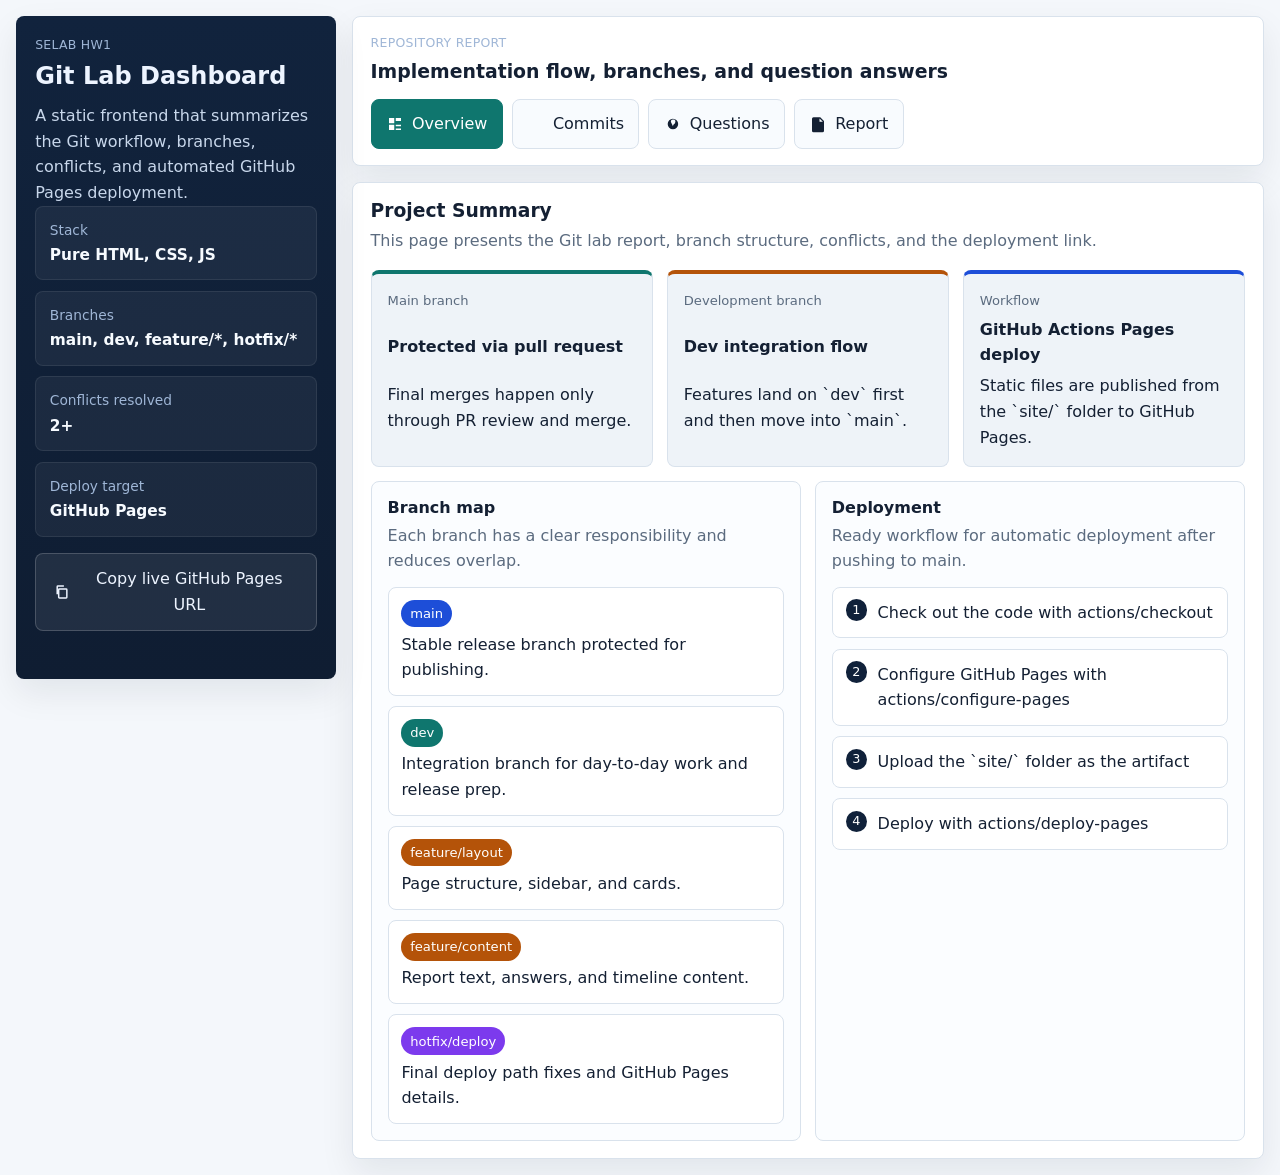
<file: site/index.html>
<!doctype html>
<html lang="en" dir="ltr">
  <head>
    <meta charset="utf-8" />
    <meta name="viewport" content="width=device-width, initial-scale=1" />
    <title>Git Lab Dashboard | SELab HW1</title>
    <meta
      name="description"
      content="A static frontend dashboard for the Git and GitHub Pages laboratory assignment."
    />
    <link rel="stylesheet" href="./styles.css" />
  </head>
  <body>
    <div class="shell">
      <aside class="sidebar">
        <header class="brand">
          <p class="eyebrow">SELab HW1</p>
          <h1>Git Lab Dashboard</h1>
          <p class="brand-copy">
            A static frontend that summarizes the Git workflow, branches,
            conflicts, and automated GitHub Pages deployment.
          </p>
        </header>

        <section class="meta-stack" aria-label="Project summary">
          <div class="meta-item">
            <span>Stack</span>
            <strong>Pure HTML, CSS, JS</strong>
          </div>
          <div class="meta-item">
            <span>Branches</span>
            <strong>main, dev, feature/*, hotfix/*</strong>
          </div>
          <div class="meta-item">
            <span>Conflicts resolved</span>
            <strong>2+</strong>
          </div>
          <div class="meta-item">
            <span>Deploy target</span>
            <strong>GitHub Pages</strong>
          </div>
        </section>

        <button class="copy-button" type="button" data-copy-url>
          <svg viewBox="0 0 24 24" aria-hidden="true" focusable="false">
            <path d="M16 3H8a2 2 0 0 0-2 2v10h2V5h8V3Zm3 4H10a2 2 0 0 0-2 2v10a2 2 0 0 0 2 2h9a2 2 0 0 0 2-2V9a2 2 0 0 0-2-2Zm0 12H10V9h9v10Z" />
          </svg>
          <span>Copy live GitHub Pages URL</span>
        </button>
        <p class="copy-status" data-copy-status aria-live="polite"></p>
      </aside>

      <main class="workspace">
        <header class="toolbar">
          <div class="toolbar-copy">
            <p class="eyebrow">Repository report</p>
            <h2>Implementation flow, branches, and question answers</h2>
          </div>

          <nav class="tabs" aria-label="Main views">
            <button class="tab is-active" type="button" data-tab="overview" aria-controls="panel-overview">
              <svg viewBox="0 0 24 24" aria-hidden="true" focusable="false">
                <path d="M4 4h7v7H4V4Zm9 0h7v4h-7V4ZM4 13h7v7H4v-7Zm9 5h7v2h-7v-2Zm0-5h7v2h-7v-2Z" />
              </svg>
              <span>Overview</span>
            </button>
            <button class="tab" type="button" data-tab="timeline" aria-controls="panel-timeline">
              <svg viewBox="0 0 24 24" aria-hidden="true" focusable="false">
                <path d="M12 3v18m0 0-3-3m3 3 3-3M5 6h4m6 0h4M5 18h4m6 0h4" />
              </svg>
              <span>Commits</span>
            </button>
            <button class="tab" type="button" data-tab="questions" aria-controls="panel-questions">
              <svg viewBox="0 0 24 24" aria-hidden="true" focusable="false">
                <path d="M12 18h.01M9.09 9a3 3 0 1 1 5.83 1c0 2-3 2-3 5m0-10a7 7 0 1 0 0 14 7 7 0 0 0 0-14Z" />
              </svg>
              <span>Questions</span>
            </button>
            <button class="tab" type="button" data-tab="report" aria-controls="panel-report">
              <svg viewBox="0 0 24 24" aria-hidden="true" focusable="false">
                <path d="M6 3h9l5 5v13a2 2 0 0 1-2 2H6a2 2 0 0 1-2-2V5a2 2 0 0 1 2-2Zm8 1.5V9h4.5" />
              </svg>
              <span>Report</span>
            </button>
          </nav>
        </header>

        <section class="panel is-visible" data-panel="overview" id="panel-overview">
          <div class="section-head">
            <h3>Project Summary</h3>
            <p>
              This page presents the Git lab report, branch structure, conflicts,
              and the deployment link.
            </p>
          </div>

          <div class="cards">
            <article class="card accent-teal">
              <span class="card-label">Main branch</span>
              <strong>Protected via pull request</strong>
              <p>Final merges happen only through PR review and merge.</p>
            </article>
            <article class="card accent-amber">
              <span class="card-label">Development branch</span>
              <strong>Dev integration flow</strong>
              <p>Features land on `dev` first and then move into `main`.</p>
            </article>
            <article class="card accent-blue">
              <span class="card-label">Workflow</span>
              <strong>GitHub Actions Pages deploy</strong>
              <p>Static files are published from the `site/` folder to GitHub Pages.</p>
            </article>
          </div>

          <div class="layout-grid">
            <section class="stack">
              <div class="section-head compact">
                <h4>Branch map</h4>
                <p>Each branch has a clear responsibility and reduces overlap.</p>
              </div>
              <ul class="branch-list">
                <li>
                  <span class="branch-chip main">main</span>
                  <p>Stable release branch protected for publishing.</p>
                </li>
                <li>
                  <span class="branch-chip dev">dev</span>
                  <p>Integration branch for day-to-day work and release prep.</p>
                </li>
                <li>
                  <span class="branch-chip feature">feature/layout</span>
                  <p>Page structure, sidebar, and cards.</p>
                </li>
                <li>
                  <span class="branch-chip feature">feature/content</span>
                  <p>Report text, answers, and timeline content.</p>
                </li>
                <li>
                  <span class="branch-chip hotfix">hotfix/deploy</span>
                  <p>Final deploy path fixes and GitHub Pages details.</p>
                </li>
              </ul>
            </section>

            <section class="stack">
              <div class="section-head compact">
                <h4>Deployment</h4>
                <p>Ready workflow for automatic deployment after pushing to main.</p>
              </div>
              <ol class="steps">
                <li>Check out the code with actions/checkout</li>
                <li>Configure GitHub Pages with actions/configure-pages</li>
                <li>Upload the `site/` folder as the artifact</li>
                <li>Deploy with actions/deploy-pages</li>
              </ol>
            </section>
          </div>
        </section>

        <section class="panel" data-panel="timeline" id="panel-timeline">
          <div class="section-head">
            <h3>Commit Timeline</h3>
            <p>
              This list summarizes the meaningful commits in the project. Each
              item represents a specific implementation step.
            </p>
          </div>
          <ul class="timeline" data-commit-list></ul>
        </section>

        <section class="panel" data-panel="questions" id="panel-questions">
          <div class="section-head">
            <h3>Question Answers</h3>
            <p>The answers are written in a short, practical form.</p>
          </div>
          <div class="faq" data-faq-list></div>
        </section>

        <section class="panel" data-panel="report" id="panel-report">
          <div class="section-head">
            <h3>Execution Report</h3>
            <p>This section is the final summary for the README and submission.</p>
          </div>
          <div class="report-grid">
            <article class="report-card">
              <h4>Main Files</h4>
              <p>
                <code dir="ltr">site/index.html</code>,
                <code dir="ltr">site/styles.css</code>,
                <code dir="ltr">site/app.js</code>, and
                the deployment workflow.
              </p>
            </article>
            <article class="report-card">
              <h4>Branch strategy</h4>
              <p>
                Development started on `dev`, feature branches were split out,
                and `hotfix/deploy` handled the deployment fix.
              </p>
            </article>
            <article class="report-card">
              <h4>Conflict handling</h4>
              <p>
                Two merge conflicts were resolved manually while preserving the
                intent of each branch.
              </p>
            </article>
            <article class="report-card">
              <h4>GitHub Pages</h4>
              <p>
                The final site is published after push and GitHub Pages
                activation.
              </p>
            </article>
          </div>
          <footer class="report-footer">
            <span class="badge">ready for review</span>
            <p>The latest dashboard version is ready for deployment to GitHub Pages.</p>
          </footer>
        </section>
      </main>
    </div>

    <script src="./app.js"></script>
  </body>
</html>
</file>
<file: site/styles.css>
:root {
  color-scheme: light;
  --bg: #f4f7fb;
  --surface: #ffffff;
  --surface-soft: #eef3f8;
  --surface-strong: #10213a;
  --text: #142033;
  --muted: #5b6b7f;
  --line: #d9e2ec;
  --accent: #0f766e;
  --accent-strong: #115e59;
  --accent-blue: #1d4ed8;
  --accent-amber: #b45309;
  --accent-cyan: #0e7490;
  --shadow: 0 14px 34px rgba(15, 23, 42, 0.08);
  --radius: 8px;
  font-family: system-ui, -apple-system, BlinkMacSystemFont, "Segoe UI", sans-serif;
}

*,
*::before,
*::after {
  box-sizing: border-box;
}

html {
  scroll-behavior: smooth;
}

body {
  margin: 0;
  min-height: 100vh;
  background: var(--bg);
  color: var(--text);
  line-height: 1.6;
}

img {
  display: block;
  max-width: 100%;
}

button,
input,
textarea,
select {
  font: inherit;
}

code {
  padding: 0.1rem 0.35rem;
  background: #edf3ff;
  border-radius: 6px;
  direction: ltr;
}

.shell {
  display: grid;
  grid-template-columns: 320px minmax(0, 1fr);
  gap: 1rem;
  max-width: 1480px;
  margin: 0 auto;
  padding: 1rem;
}

.sidebar,
.workspace {
  min-width: 0;
}

.sidebar {
  background: linear-gradient(180deg, #11233d 0%, #0f1d32 100%);
  color: #edf4ff;
  border-radius: 8px;
  padding: 1.2rem;
  box-shadow: var(--shadow);
  align-self: start;
  position: sticky;
  top: 1rem;
}

.brand h1,
.toolbar h2,
.section-head h3,
.section-head h4,
.report-card h4 {
  margin: 0;
  line-height: 1.2;
}

.eyebrow {
  margin: 0 0 0.45rem;
  font-size: 0.78rem;
  letter-spacing: 0.02em;
  text-transform: uppercase;
  color: #9fb6d6;
}

.brand-copy {
  margin: 0.75rem 0 0;
  color: #c8d7eb;
}

.meta-stack {
  display: grid;
  gap: 0.65rem;
}

.meta-item {
  display: grid;
  gap: 0.15rem;
  padding: 0.75rem 0.85rem;
  background: rgba(255, 255, 255, 0.05);
  border: 1px solid rgba(255, 255, 255, 0.08);
  border-radius: var(--radius);
}

.meta-item span {
  color: #9fb6d6;
  font-size: 0.86rem;
}

.meta-item strong {
  font-size: 0.96rem;
  color: #f7fbff;
}

.copy-button {
  margin-top: 1rem;
  width: 100%;
  display: inline-flex;
  align-items: center;
  justify-content: center;
  gap: 0.55rem;
  border: 1px solid rgba(255, 255, 255, 0.18);
  color: #edf4ff;
  background: rgba(255, 255, 255, 0.08);
  border-radius: var(--radius);
  padding: 0.8rem 1rem;
  cursor: pointer;
  transition: background-color 0.18s ease, border-color 0.18s ease;
}

.copy-button:hover,
.copy-button:focus-visible {
  background: rgba(255, 255, 255, 0.14);
  border-color: rgba(255, 255, 255, 0.28);
}

.copy-button svg,
.tab svg {
  width: 18px;
  height: 18px;
  fill: currentColor;
}

.copy-status {
  min-height: 1.2rem;
  margin: 0.6rem 0 0;
  color: #c8d7eb;
  font-size: 0.9rem;
}

.workspace {
  display: grid;
  gap: 1rem;
}

.toolbar,
.panel {
  background: var(--surface);
  border: 1px solid var(--line);
  border-radius: var(--radius);
  box-shadow: var(--shadow);
}

.toolbar {
  display: flex;
  flex-wrap: wrap;
  justify-content: space-between;
  align-items: center;
  gap: 1rem;
  padding: 1rem 1.1rem;
}

.toolbar-copy h2 {
  font-size: 1.18rem;
}

.tabs {
  display: inline-flex;
  flex-wrap: wrap;
  gap: 0.55rem;
}

.tab {
  display: inline-flex;
  align-items: center;
  gap: 0.5rem;
  padding: 0.7rem 0.9rem;
  border: 1px solid var(--line);
  background: #f8fbfe;
  color: var(--text);
  border-radius: var(--radius);
  cursor: pointer;
  transition: border-color 0.18s ease, background-color 0.18s ease, color 0.18s ease;
}

.tab:hover,
.tab:focus-visible {
  border-color: #b8c5d4;
}

.tab:focus-visible,
.copy-button:focus-visible,
.faq-item summary:focus-visible {
  outline: 3px solid rgba(15, 118, 110, 0.28);
  outline-offset: 2px;
}

.tab.is-active {
  background: var(--accent);
  color: #fff;
  border-color: var(--accent);
}

.panel {
  display: none;
  padding: 1.1rem;
}

.panel.is-visible {
  display: block;
}

.section-head {
  display: grid;
  gap: 0.35rem;
  margin-bottom: 1rem;
}

.section-head p {
  margin: 0;
  color: var(--muted);
}

.section-head.compact {
  margin-bottom: 0.8rem;
}

.cards {
  display: grid;
  grid-template-columns: repeat(3, minmax(0, 1fr));
  gap: 0.85rem;
}

.card,
.report-card {
  border: 1px solid var(--line);
  background: var(--surface-soft);
  border-radius: var(--radius);
  padding: 1rem;
}

.card {
  display: grid;
  gap: 0.35rem;
}

.card-label {
  font-size: 0.82rem;
  color: var(--muted);
}

.card p,
.report-card p,
.branch-list p,
.steps li {
  margin: 0;
  color: var(--text);
}

.card strong {
  font-size: 1rem;
}

.accent-teal {
  border-top: 4px solid var(--accent);
}

.accent-amber {
  border-top: 4px solid var(--accent-amber);
}

.accent-blue {
  border-top: 4px solid var(--accent-blue);
}

.layout-grid {
  display: grid;
  grid-template-columns: repeat(2, minmax(0, 1fr));
  gap: 0.85rem;
  margin-top: 0.85rem;
}

.stack {
  padding: 1rem;
  border: 1px solid var(--line);
  background: #fbfdff;
  border-radius: var(--radius);
}

.branch-list,
.steps,
.timeline {
  list-style: none;
  padding: 0;
  margin: 0;
}

.branch-list {
  display: grid;
  gap: 0.65rem;
}

.branch-list li,
.timeline-item,
.faq-item summary {
  border: 1px solid var(--line);
  background: #ffffff;
  border-radius: var(--radius);
}

.branch-list li {
  display: grid;
  gap: 0.3rem;
  padding: 0.75rem 0.8rem;
}

.branch-chip {
  display: inline-flex;
  width: fit-content;
  align-items: center;
  gap: 0.35rem;
  padding: 0.2rem 0.55rem;
  border-radius: 999px;
  font-size: 0.82rem;
  color: #fff;
}

.branch-chip.main {
  background: var(--accent-blue);
}

.branch-chip.dev {
  background: var(--accent);
}

.branch-chip.feature {
  background: var(--accent-amber);
}

.branch-chip.hotfix {
  background: #7c3aed;
}

.steps {
  counter-reset: step;
  display: grid;
  gap: 0.65rem;
}

.steps li {
  position: relative;
  padding: 0.75rem 0.8rem 0.75rem 2.8rem;
  border: 1px solid var(--line);
  border-radius: var(--radius);
  background: #ffffff;
}

.steps li::before {
  counter-increment: step;
  content: counter(step);
  position: absolute;
  left: 0.8rem;
  top: 0.72rem;
  width: 1.35rem;
  height: 1.35rem;
  display: grid;
  place-items: center;
  border-radius: 999px;
  background: var(--surface-strong);
  color: #fff;
  font-size: 0.8rem;
}

.timeline {
  display: grid;
  gap: 0.7rem;
}

.timeline-item {
  display: grid;
  grid-template-columns: 100px minmax(0, 1fr);
  gap: 0.75rem;
  padding: 0.85rem;
}

.timeline-meta {
  display: grid;
  gap: 0.35rem;
  align-content: start;
}

.timeline-meta strong {
  font-size: 0.9rem;
}

.timeline-meta span {
  color: var(--muted);
  font-size: 0.84rem;
}

.timeline-body {
  display: grid;
  gap: 0.28rem;
}

.timeline-body p {
  margin: 0;
}

.timeline-body .note {
  color: var(--muted);
  font-size: 0.92rem;
}

.badge {
  display: inline-flex;
  width: fit-content;
  align-items: center;
  border-radius: 999px;
  padding: 0.18rem 0.5rem;
  background: #edf6f5;
  color: var(--accent-strong);
  font-size: 0.78rem;
}

.faq {
  display: grid;
  gap: 0.7rem;
}

.faq-item {
  border-radius: var(--radius);
  overflow: hidden;
}

.faq-item summary {
  list-style: none;
  padding: 0.9rem 1rem;
  cursor: pointer;
  display: flex;
  align-items: center;
  justify-content: space-between;
  gap: 1rem;
}

.faq-item summary::-webkit-details-marker {
  display: none;
}

.faq-item summary span {
  font-weight: 600;
}

.faq-item .answer {
  padding: 0 1rem 1rem;
  color: var(--text);
  background: #fff;
}

.report-grid {
  display: grid;
  grid-template-columns: repeat(2, minmax(0, 1fr));
  gap: 0.85rem;
}

.report-card {
  display: grid;
  gap: 0.45rem;
}

.report-card h4 {
  font-size: 1rem;
}

.report-footer {
  display: flex;
  flex-wrap: wrap;
  align-items: center;
  gap: 0.75rem;
  margin-top: 0.9rem;
  padding: 0.95rem 1rem;
  border: 1px solid var(--line);
  border-radius: var(--radius);
  background: #f8fbfe;
}

.report-footer p {
  margin: 0;
  color: var(--muted);
}

@media (max-width: 1180px) {
  .shell {
    grid-template-columns: 1fr;
  }

  .sidebar {
    position: static;
  }
}

@media (max-width: 900px) {
  .cards,
  .layout-grid,
  .report-grid {
    grid-template-columns: 1fr;
  }

  .timeline-item {
    grid-template-columns: 1fr;
  }
}

@media (max-width: 620px) {
  .shell {
    padding: 0.65rem;
  }

  .toolbar,
  .panel,
  .sidebar {
    padding: 0.9rem;
  }

  .tab {
    width: 100%;
    justify-content: center;
  }

  .copy-button {
    width: 100%;
  }
}
</file>
